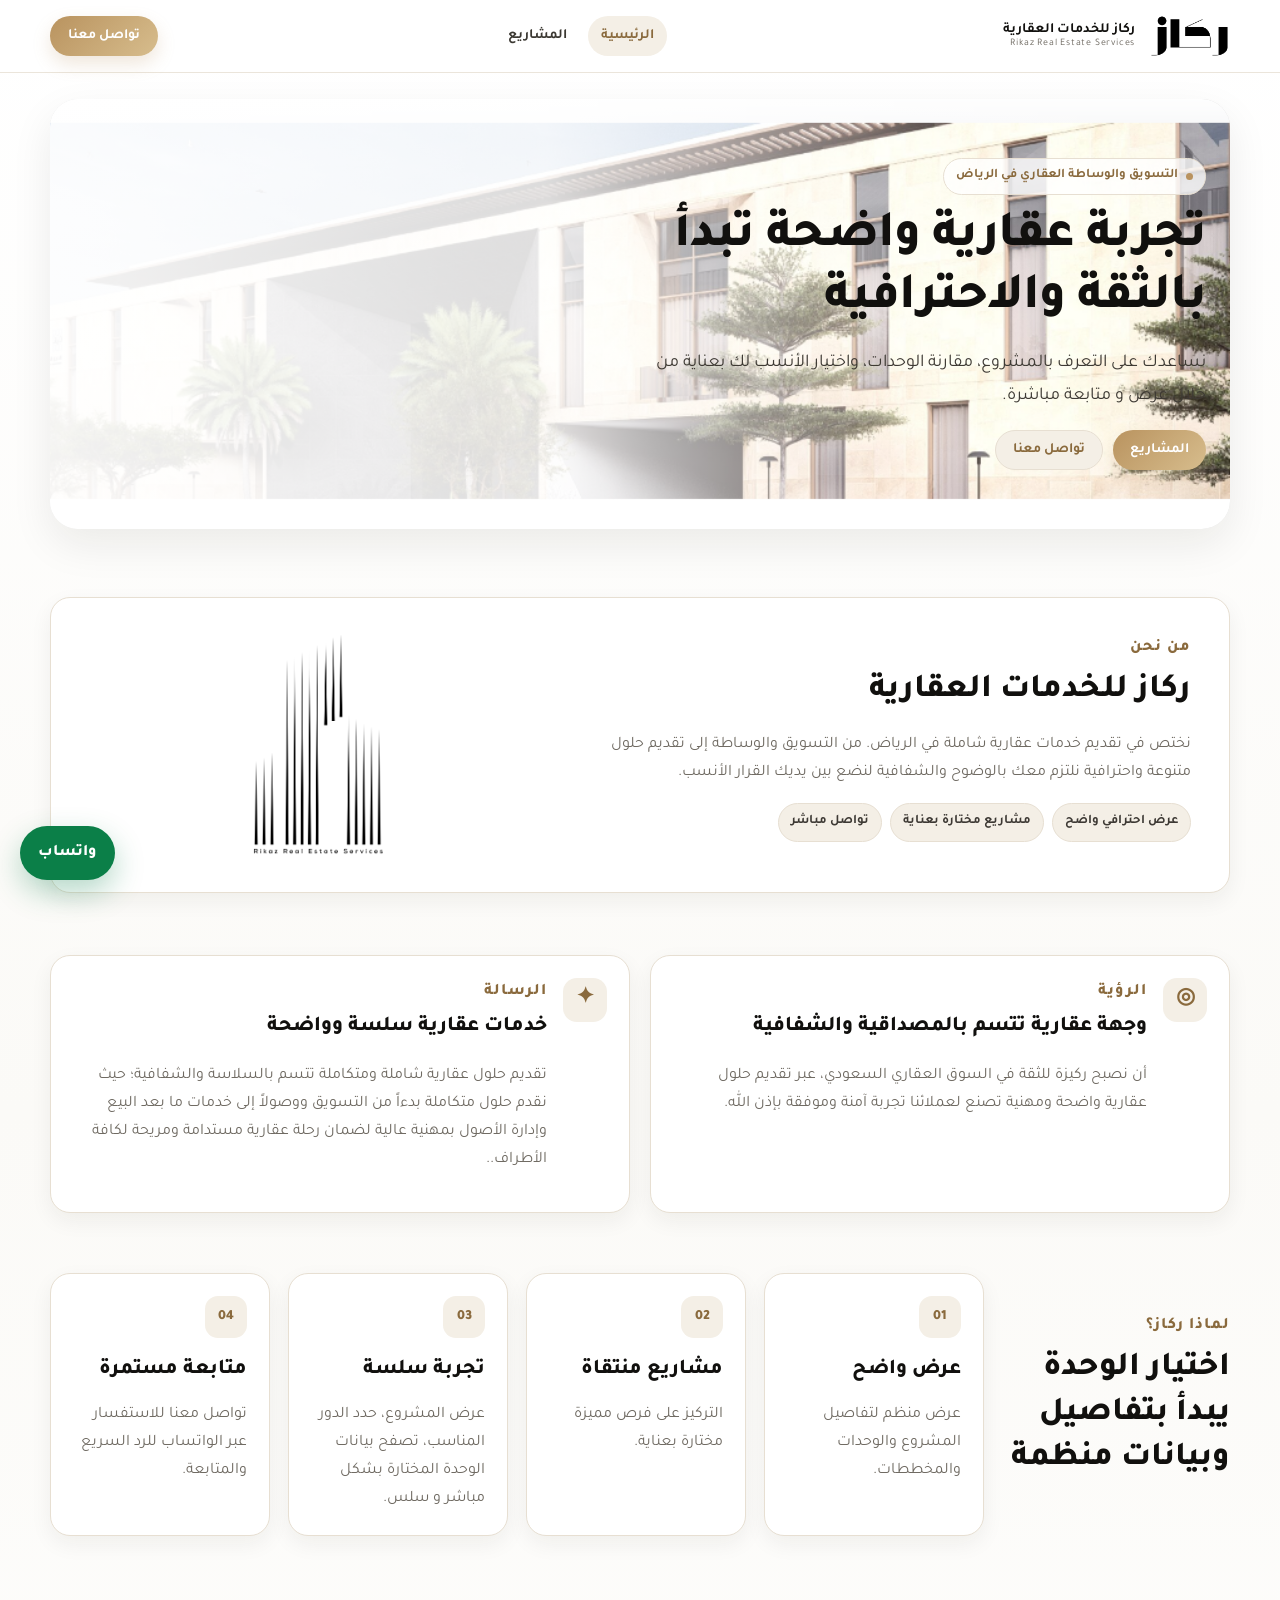
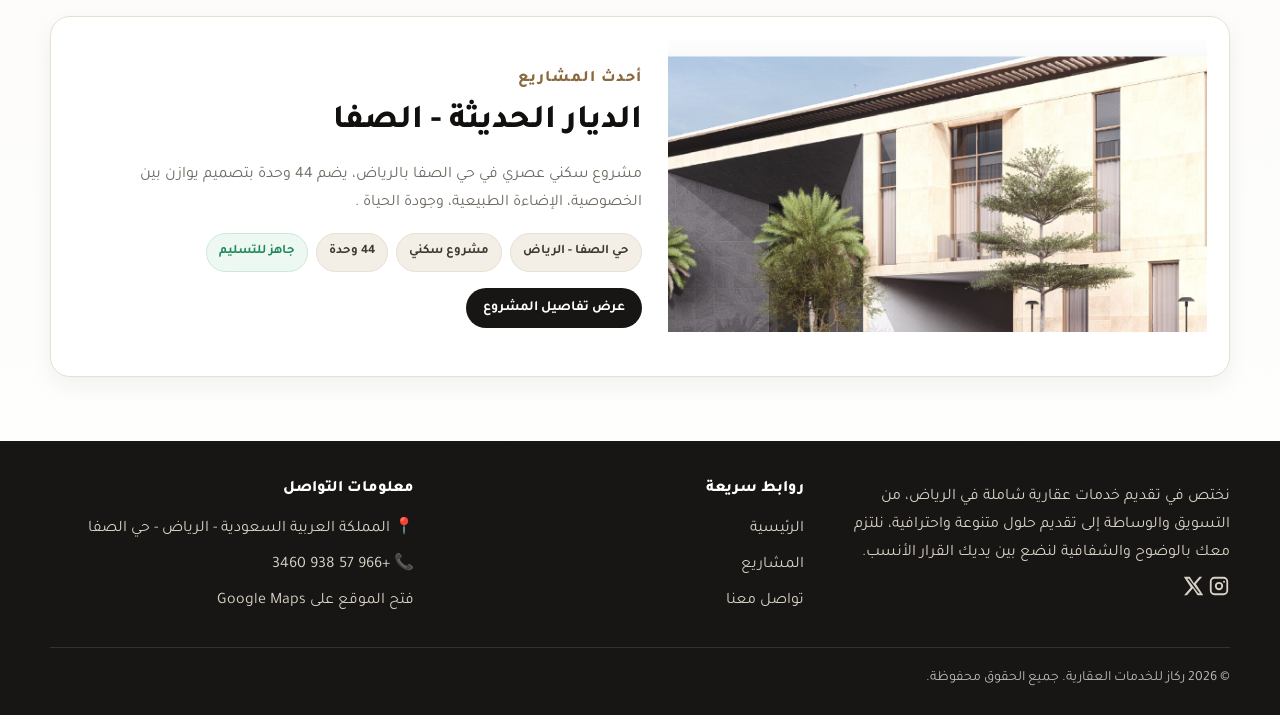
<file: index.html>
<!doctype html>
<html lang="ar" dir="rtl">
<head>
  <meta charset="UTF-8" />
  <meta name="viewport" content="width=device-width, initial-scale=1.0" />
  <meta name="description" content="ركاز للخدمات العقارية - تسويق عقاري احترافي في الرياض" />
  <title>ركاز للخدمات العقارية | الرئيسية</title>
  <link rel="icon" href="assets/images/logo-ar.png" />
  <link rel="preconnect" href="https://fonts.googleapis.com">
  <link rel="preconnect" href="https://fonts.gstatic.com" crossorigin>
  <link href="https://fonts.googleapis.com/css2?family=Tajawal:wght@400;500;700;800&family=Amiri:wght@700&display=swap" rel="stylesheet">
  <link rel="stylesheet" href="assets/css/main.css" />
</head>
<body data-page="home">
  <div id="site-header"></div>
  <main id="app"></main>
  <div id="site-footer"></div>
  <script src="assets/js/data.js"></script>
  <script src="assets/js/components.js"></script>
  <script src="assets/js/home.js"></script>
</body>
</html>
</file>
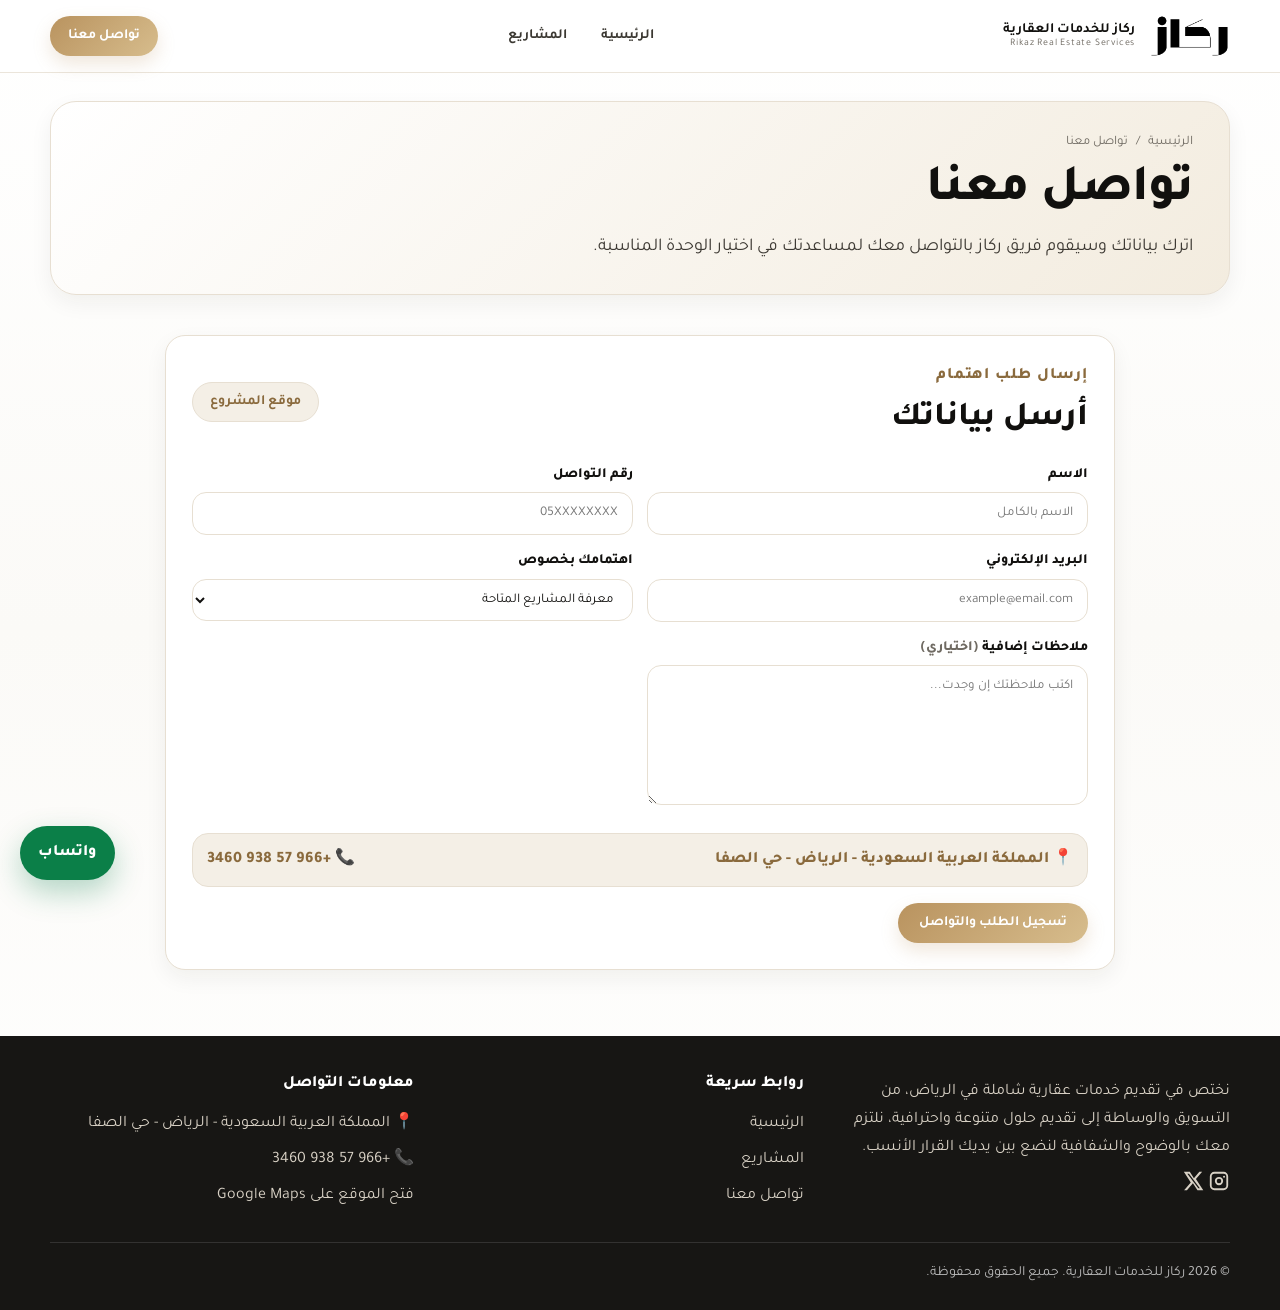
<file: contact.html>
<!doctype html>
<html lang="ar" dir="rtl">
<head>
  <meta charset="UTF-8" />
  <meta name="viewport" content="width=device-width, initial-scale=1.0" />
  <meta name="description" content="ركاز للخدمات العقارية - تسويق عقاري احترافي في الرياض" />
  <title>تواصل معنا | ركاز للخدمات العقارية</title>
  <link rel="icon" href="assets/images/logo-ar.png" />
  <link rel="preconnect" href="https://fonts.googleapis.com">
  <link rel="preconnect" href="https://fonts.gstatic.com" crossorigin>
  <link href="https://fonts.googleapis.com/css2?family=Tajawal:wght@400;500;700;800&family=Amiri:wght@700&display=swap" rel="stylesheet">
  <link rel="stylesheet" href="assets/css/main.css" />
</head>
<body data-page="contact">
  <div id="site-header"></div>
  <main id="app"></main>
  <div id="site-footer"></div>
  <script src="assets/js/data.js"></script>
  <script src="assets/js/components.js"></script>
  <script src="assets/js/crm-config.js"></script>
  <script src="assets/js/contact.js"></script>
</body>
</html>
</file>
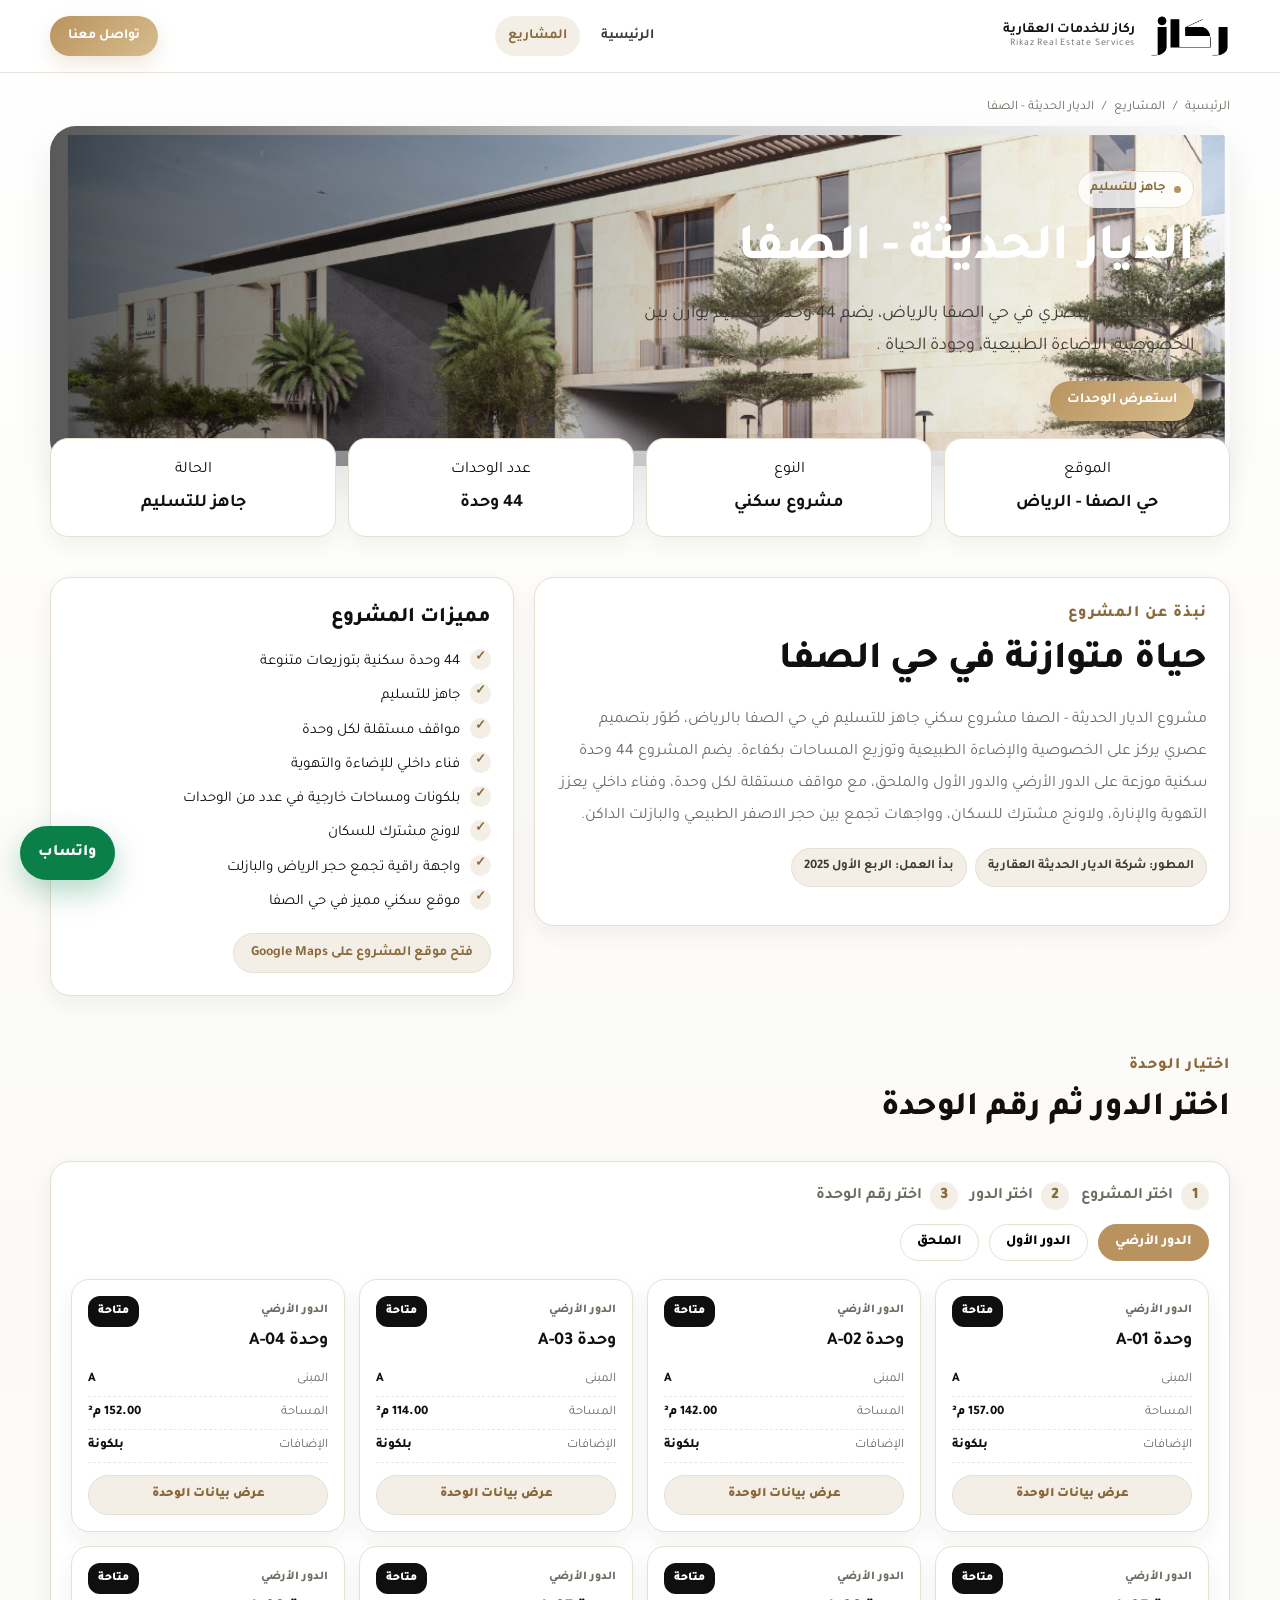
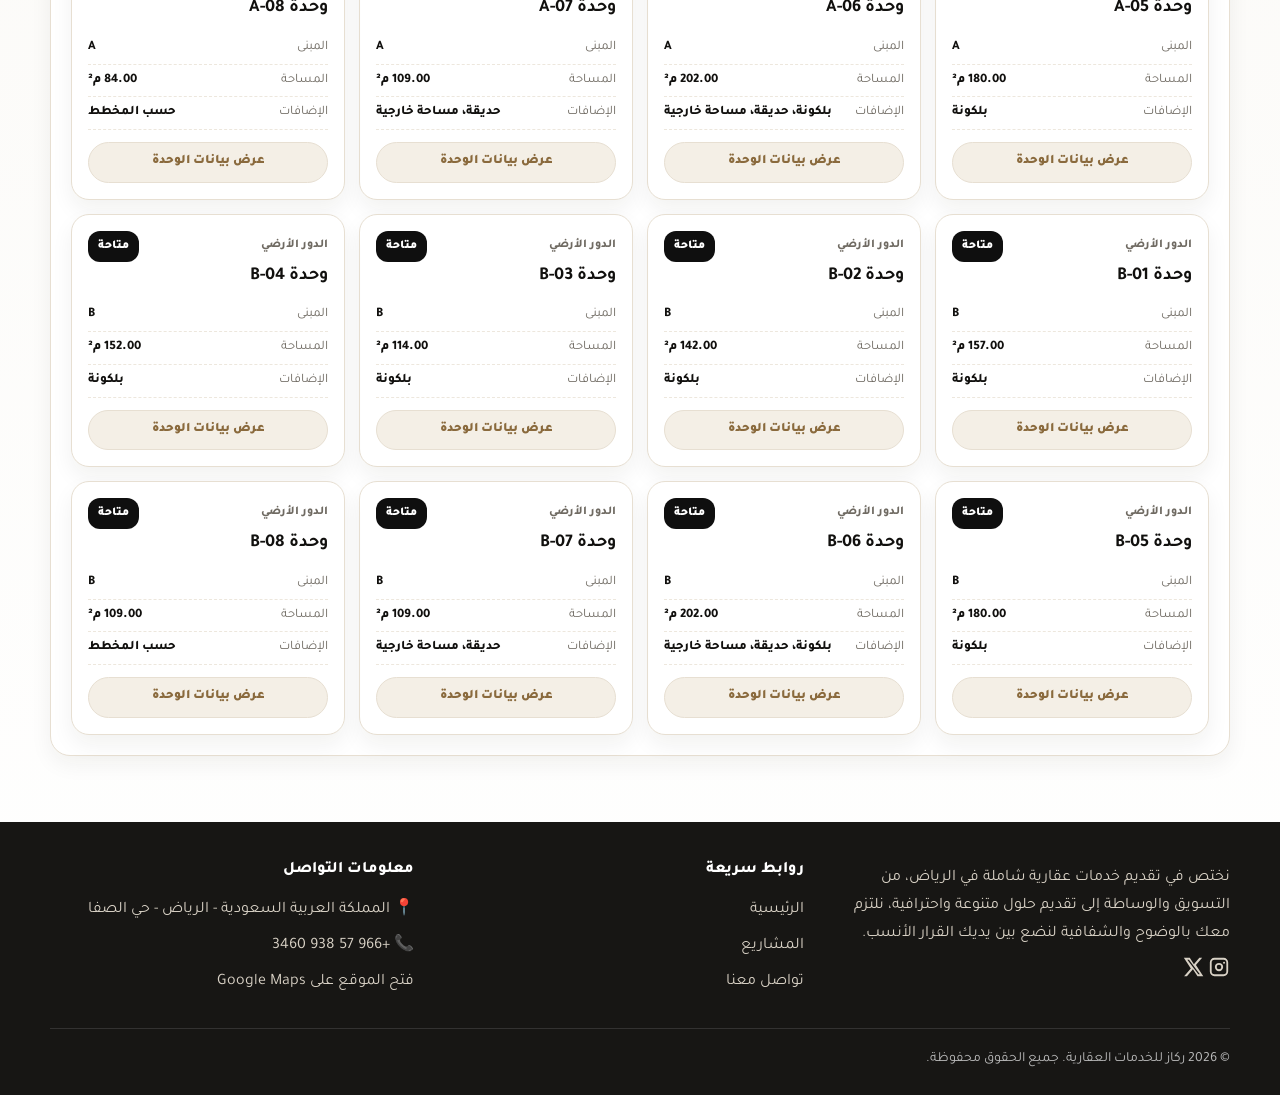
<file: project.html>
<!doctype html>
<html lang="ar" dir="rtl">
<head>
  <meta charset="UTF-8" />
  <meta name="viewport" content="width=device-width, initial-scale=1.0" />
  <meta name="description" content="ركاز للخدمات العقارية - تسويق عقاري احترافي في الرياض" />
  <title>الديار الحديثة - الصفا | تفاصيل المشروع</title>
  <link rel="icon" href="assets/images/logo-ar.png" />
  <link rel="preconnect" href="https://fonts.googleapis.com">
  <link rel="preconnect" href="https://fonts.gstatic.com" crossorigin>
  <link href="https://fonts.googleapis.com/css2?family=Tajawal:wght@400;500;700;800&family=Amiri:wght@700&display=swap" rel="stylesheet">
  <link rel="stylesheet" href="assets/css/main.css" />
</head>
<body data-page="project">
  <div id="site-header"></div>
  <main id="app"></main>
  <div id="site-footer"></div>
  <script src="assets/js/data.js"></script>
  <script src="assets/js/components.js"></script>
  <script src="assets/js/project.js"></script>
</body>
</html>
</file>
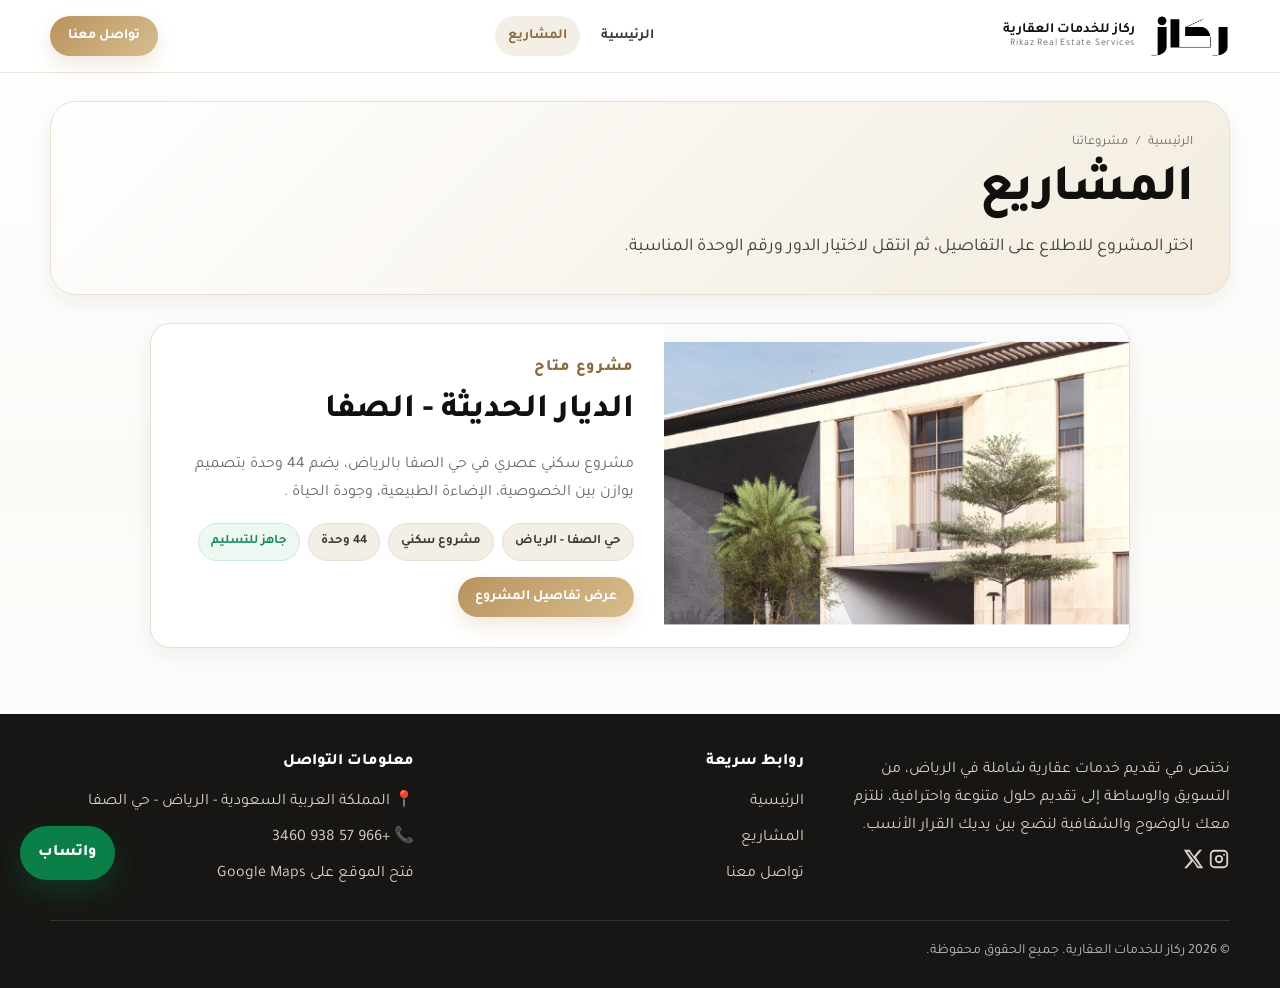
<file: projects.html>
<!doctype html>
<html lang="ar" dir="rtl">
<head>
  <meta charset="UTF-8" />
  <meta name="viewport" content="width=device-width, initial-scale=1.0" />
  <meta name="description" content="ركاز للخدمات العقارية - التسويق والوساطة العقارية في الرياض" />
  <title>المشاريع | ركاز للخدمات العقارية</title>
  <link rel="icon" href="assets/images/logo-ar.png" />
  <link rel="preconnect" href="https://fonts.googleapis.com">
  <link rel="preconnect" href="https://fonts.gstatic.com" crossorigin>
  <link href="https://fonts.googleapis.com/css2?family=Tajawal:wght@400;500;700;800&family=Amiri:wght@700&display=swap" rel="stylesheet">
  <link rel="stylesheet" href="assets/css/main.css" />
</head>
<body data-page="projects">
  <div id="site-header"></div>
  <main id="app"></main>
  <div id="site-footer"></div>
  <script src="assets/js/data.js"></script>
  <script src="assets/js/components.js"></script>
  <script src="assets/js/projects.js"></script>
</body>
</html>
</file>
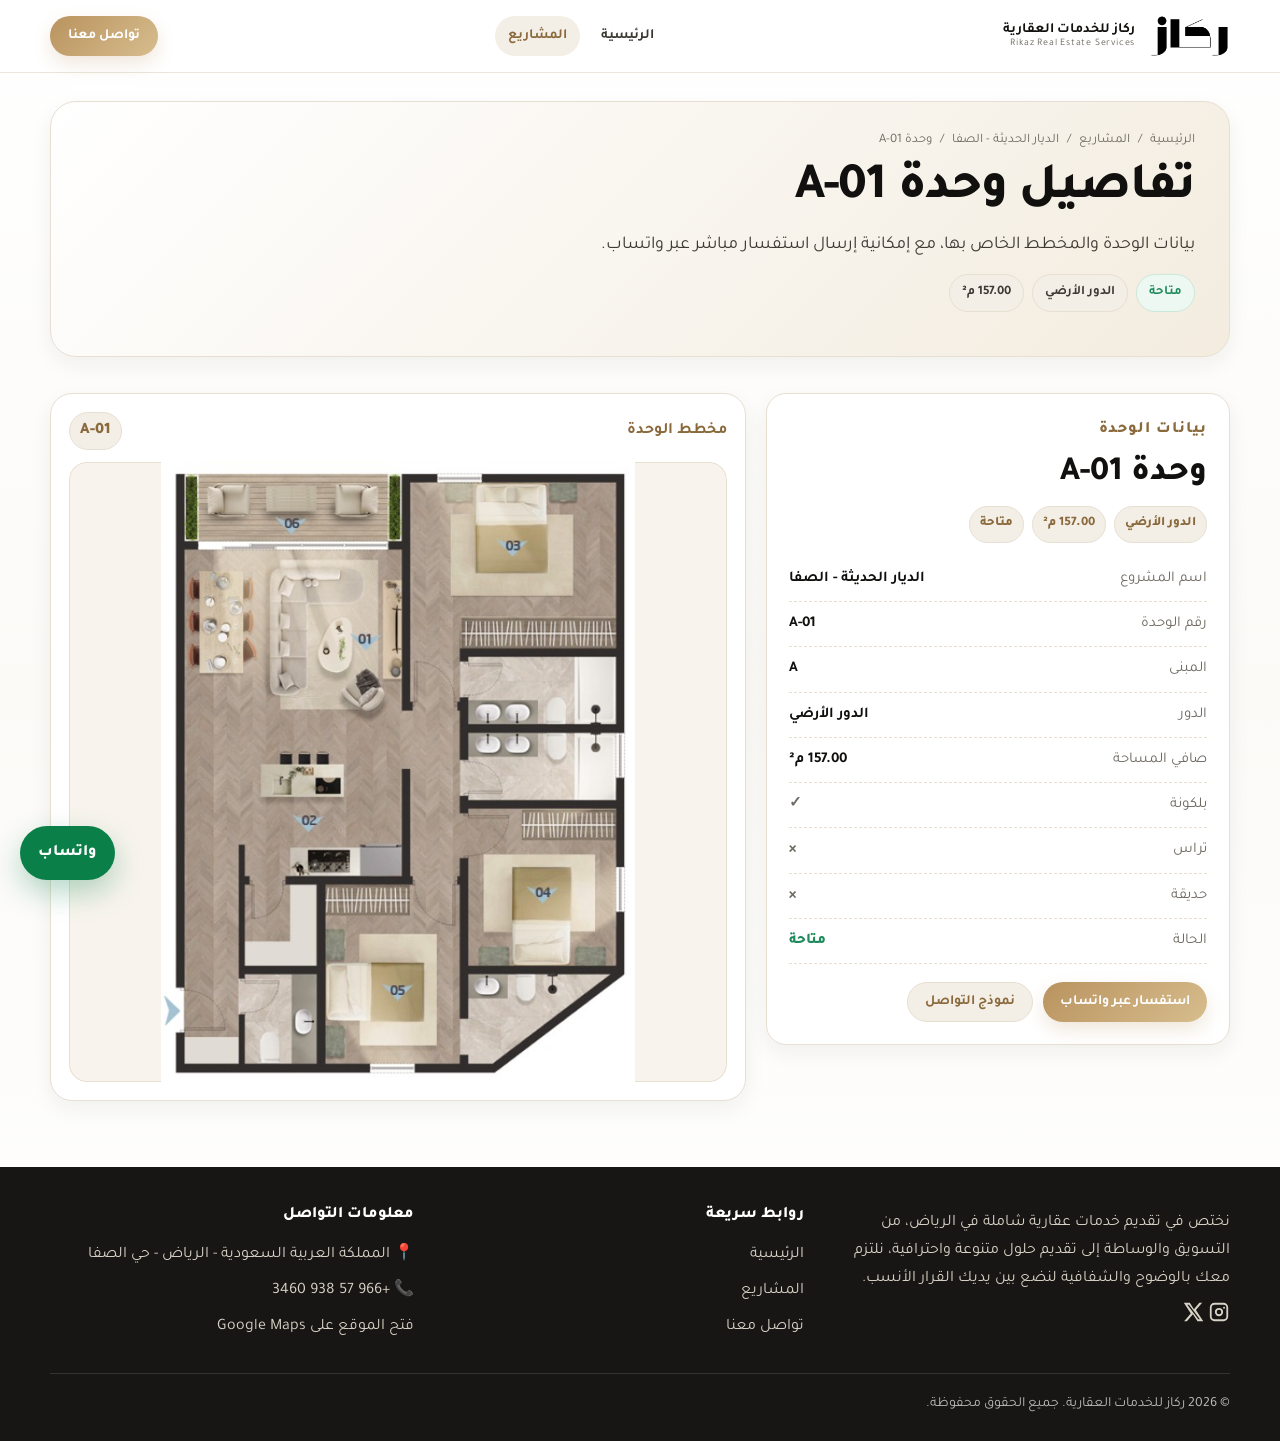
<file: unit.html>
<!doctype html>
<html lang="ar" dir="rtl">
<head>
  <meta charset="UTF-8" />
  <meta name="viewport" content="width=device-width, initial-scale=1.0" />
  <meta name="description" content="ركاز للخدمات العقارية - تسويق عقاري احترافي في الرياض" />
  <title>تفاصيل الوحدة | ركاز للخدمات العقارية</title>
  <link rel="icon" href="assets/images/logo-ar.png" />
  <link rel="preconnect" href="https://fonts.googleapis.com">
  <link rel="preconnect" href="https://fonts.gstatic.com" crossorigin>
  <link href="https://fonts.googleapis.com/css2?family=Tajawal:wght@400;500;700;800&family=Amiri:wght@700&display=swap" rel="stylesheet">
  <link rel="stylesheet" href="assets/css/main.css" />
</head>
<body data-page="unit">
  <div id="site-header"></div>
  <main id="app"></main>
  <div id="site-footer"></div>
  <script src="assets/js/data.js"></script>
  <script src="assets/js/components.js"></script>
  <script src="assets/js/unit.js"></script>
</body>
</html>
</file>
<file: assets/css/main.css>
:root{
  --bg:#fbfaf7;
  --paper:#ffffff;
  --ink:#11100e;
  --muted:#6f6a62;
  --line:#e7dfd2;
  --stone:#b9935f;
  --stone-dark:#8a6a3d;
  --soft:#f4efe6;
  --dark:#171614;
  --success:#1f8a5b;
  --shadow:0 22px 60px rgba(31,26,18,.10);
  --shadow-sm:0 12px 30px rgba(31,26,18,.08);
  --radius:24px;
  --container:1180px;
}
*{box-sizing:border-box}
html{scroll-behavior:smooth}
body{
  margin:0;
  font-family:"Tajawal", Arial, sans-serif;
  background:linear-gradient(180deg,#fff 0%,var(--bg) 45%,#fff 100%);
  color:var(--ink);
  line-height:1.8;
}
a{color:inherit;text-decoration:none}
img{max-width:100%;display:block}
.container{width:min(var(--container),calc(100% - 34px));margin:auto}
.header{position:sticky;top:0;z-index:50;background:rgba(255,255,255,.86);backdrop-filter:blur(14px);border-bottom:1px solid rgba(231,223,210,.8)}
.nav{height:82px;display:flex;align-items:center;justify-content:space-between;gap:18px}
.brand{display:flex;align-items:center;gap:14px;min-width:210px}
.brand img{height:50px;object-fit:contain}
.brand-title{display:flex;flex-direction:column;line-height:1.2}
.brand-title strong{font-size:15px}
.brand-title span{font-size:11px;color:var(--muted);letter-spacing:.08em}
.nav-links{display:flex;align-items:center;gap:8px}
.nav-links a{padding:10px 14px;border-radius:999px;color:#3b3832;font-weight:600;font-size:15px;transition:.2s}
.nav-links a:hover,.nav-links a.active{background:var(--soft);color:var(--stone-dark)}
.nav-actions{display:flex;gap:10px;align-items:center}
.btn{display:inline-flex;align-items:center;justify-content:center;gap:8px;border:0;border-radius:999px;padding:12px 20px;font-weight:700;cursor:pointer;transition:.2s;font-family:inherit;line-height:1.2}
.btn-primary{background:linear-gradient(135deg,var(--stone),#d7bd8d);color:#fff;box-shadow:0 12px 28px rgba(185,147,95,.26)}
.btn-primary:hover{transform:translateY(-2px);box-shadow:0 16px 35px rgba(185,147,95,.34)}
.btn-dark{background:var(--dark);color:#fff}
.btn-dark:hover{background:#000;transform:translateY(-2px)}
.btn-soft{background:var(--soft);color:var(--stone-dark);border:1px solid var(--line)}
.mobile-toggle{display:none;background:transparent;border:0;font-size:30px;cursor:pointer;color:var(--ink)}
.hero{padding:34px 0 70px}
.hero-card{position:relative;min-height:590px;border-radius:34px;overflow:hidden;box-shadow:var(--shadow);background:#ddd}
.hero-card::after{content:"";position:absolute;inset:0;background:linear-gradient(90deg,rgba(255,255,255,.94) 0%,rgba(255,255,255,.82) 34%,rgba(255,255,255,.15) 66%,rgba(255,255,255,0) 100%)}
.hero-card img{width:100%;height:100%;min-height:590px;object-fit:cover}
.hero-content{position:absolute;inset:0;z-index:2;display:flex;align-items:center}
.hero-content .container{display:grid;grid-template-columns:1fr 1fr;align-items:center}
.kicker{display:inline-flex;align-items:center;gap:8px;background:rgba(255,255,255,.78);border:1px solid var(--line);padding:7px 14px;border-radius:999px;color:var(--stone-dark);font-weight:700;font-size:14px;margin-bottom:18px}
.kicker::before{content:"";width:7px;height:7px;background:var(--stone);border-radius:50%}
h1{font-size:clamp(34px,4.8vw,64px);line-height:1.25;margin:0 0 16px;font-weight:800;letter-spacing:-.02em}
h2{font-size:clamp(28px,3.2vw,44px);line-height:1.35;margin:0 0 14px;font-weight:800}
h3{font-size:24px;margin:0 0 12px;font-weight:800}.lead{font-size:20px;color:#3e3a34;margin:0 0 26px;max-width:580px}.muted{color:var(--muted)}
.hero-buttons{display:flex;gap:12px;flex-wrap:wrap}.section{padding:70px 0}.section-sm{padding:42px 0}.section-head{display:flex;align-items:end;justify-content:space-between;gap:20px;margin-bottom:28px}.section-head p{max-width:650px;color:var(--muted);margin:0}.eyebrow{color:var(--stone-dark);font-weight:800;letter-spacing:.06em;margin-bottom:8px}.grid{display:grid;gap:24px}.grid-2{grid-template-columns:repeat(2,1fr)}.grid-3{grid-template-columns:repeat(3,1fr)}.grid-4{grid-template-columns:repeat(4,1fr)}
.card{background:var(--paper);border:1px solid var(--line);border-radius:var(--radius);box-shadow:var(--shadow-sm);padding:26px}.icon-card{position:relative;overflow:hidden}.icon{width:50px;height:50px;border-radius:16px;background:var(--soft);display:flex;align-items:center;justify-content:center;color:var(--stone-dark);font-size:25px;margin-bottom:14px}.about-card{display:grid;grid-template-columns:.9fr 1.1fr;gap:34px;align-items:center}.about-img{border-radius:26px;overflow:hidden;min-height:320px;background:var(--soft)}.about-img img{width:100%;height:100%;object-fit:cover}.statement{min-height:230px}.project-teaser{position:relative;display:grid;grid-template-columns:1.05fr .95fr;overflow:hidden;padding:0}.project-teaser img{height:100%;min-height:380px;object-fit:cover}.project-body{padding:34px}.chips{display:flex;flex-wrap:wrap;gap:10px;margin:18px 0}.chip{display:inline-flex;align-items:center;gap:8px;background:var(--soft);border:1px solid var(--line);border-radius:999px;padding:8px 13px;color:#3d3934;font-weight:700;font-size:14px}.chip.success{background:#eef8f3;color:var(--success);border-color:#cce8da}.footer{margin-top:50px;background:var(--dark);color:#fff;padding:44px 0 28px}.footer-grid{display:grid;grid-template-columns:1.1fr 1fr 1fr;gap:32px}.footer img{height:64px;filter:brightness(0) invert(1);object-fit:contain}.footer p,.footer a{color:#d8d1c5}.footer-title{font-weight:800;margin-bottom:12px}.copyright{border-top:1px solid rgba(255,255,255,.12);margin-top:30px;padding-top:18px;color:#bbb;font-size:14px}.whatsapp-float{position:fixed;left:20px;bottom:20px;z-index:80;background:#0b7f48;color:#fff;border-radius:999px;padding:13px 18px;box-shadow:0 12px 30px rgba(11,127,72,.3);font-weight:800}.page-hero{padding:48px 0 30px}.page-title-card{border-radius:30px;padding:44px;background:linear-gradient(135deg,#fff 0%,#f3ecdf 100%);border:1px solid var(--line);box-shadow:var(--shadow-sm)}.breadcrumb{display:flex;gap:8px;align-items:center;color:var(--muted);font-size:14px;margin-bottom:10px}.project-card{padding:0;overflow:hidden}.project-card-img{height:275px;overflow:hidden}.project-card-img img{width:100%;height:100%;object-fit:cover}.project-card-body{padding:26px}.project-hero{position:relative;border-radius:32px;overflow:hidden;min-height:450px;box-shadow:var(--shadow);background:#ddd}.project-hero img{width:100%;height:450px;object-fit:cover}.project-hero-overlay{position:absolute;inset:0;background:linear-gradient(90deg,rgba(0,0,0,.65),rgba(0,0,0,.20),rgba(0,0,0,0));display:flex;align-items:center;color:#fff}.project-hero-content{max-width:620px;padding:48px}.stats-row{display:grid;grid-template-columns:repeat(4,1fr);gap:18px;margin-top:-42px;position:relative;z-index:3}.stat-card{text-align:center;background:#fff;padding:24px;border-radius:22px;border:1px solid var(--line);box-shadow:var(--shadow-sm)}.stat-card strong{display:block;font-size:22px;margin-top:8px}.details-layout{display:grid;grid-template-columns:1.1fr .9fr;gap:24px;align-items:start}.features-list{display:grid;gap:10px}.features-list li{list-style:none;display:flex;gap:10px;align-items:flex-start}.features-list li::before{content:"✓";display:inline-flex;width:24px;height:24px;border-radius:50%;background:var(--soft);color:var(--stone-dark);align-items:center;justify-content:center;font-weight:900;flex:none}.floor-tabs{display:flex;flex-wrap:wrap;gap:10px;margin-bottom:22px}.floor-tabs button{border:1px solid var(--line);background:#fff;padding:12px 18px;border-radius:999px;font-family:inherit;font-weight:800;cursor:pointer}.floor-tabs button.active{background:var(--stone);color:#fff;border-color:var(--stone)}.units-grid{display:grid;grid-template-columns:repeat(3,1fr);gap:16px}.unit-card{background:#fff;border:1px solid var(--line);border-radius:20px;padding:18px;box-shadow:0 10px 22px rgba(31,26,18,.06);transition:.2s}.unit-card:hover{transform:translateY(-3px);box-shadow:var(--shadow-sm);border-color:#d9c59c}.unit-card-head{display:flex;align-items:center;justify-content:space-between;margin-bottom:10px}.unit-badge{background:var(--dark);color:#fff;border-radius:14px;padding:6px 11px;font-weight:900}.status{color:var(--success);font-weight:800}.unit-meta{display:grid;grid-template-columns:1fr 1fr;gap:8px;color:var(--muted);font-size:14px;margin:12px 0}.stepper{display:flex;align-items:center;gap:12px;flex-wrap:wrap;margin-bottom:22px}.step{display:flex;align-items:center;gap:8px;color:var(--muted);font-weight:700}.step span{width:28px;height:28px;border-radius:50%;background:var(--soft);color:var(--stone-dark);display:flex;align-items:center;justify-content:center;font-weight:900}.unit-layout{display:grid;grid-template-columns:1.1fr .9fr;gap:28px;align-items:start}.plan-card{background:#fff;border:1px solid var(--line);border-radius:26px;padding:18px;box-shadow:var(--shadow-sm)}.plan-card img{width:100%;border-radius:20px;background:#f7f2ea}.spec-table{display:grid;gap:10px}.spec-row{display:flex;justify-content:space-between;gap:18px;padding:13px 0;border-bottom:1px dashed var(--line)}.spec-row span:first-child{color:var(--muted)}.spec-row strong{text-align:left}.contact-layout{display:grid;grid-template-columns:1.1fr .9fr;gap:26px;align-items:start}.form-grid{display:grid;gap:16px}.field label{display:block;font-weight:800;margin-bottom:7px}.field input,.field select,.field textarea{width:100%;border:1px solid var(--line);border-radius:16px;padding:14px 16px;font-family:inherit;background:#fff;color:var(--ink);outline:none;transition:.2s}.field input:focus,.field select:focus,.field textarea:focus{border-color:var(--stone);box-shadow:0 0 0 4px rgba(185,147,95,.14)}.field textarea{min-height:140px;resize:vertical}.map-card{height:210px;border-radius:22px;background:linear-gradient(135deg,#eee8dd,#fff);border:1px solid var(--line);display:flex;align-items:center;justify-content:center;text-align:center;color:var(--stone-dark);font-weight:900;position:relative;overflow:hidden}.map-card::before{content:"";position:absolute;inset:18px;border:1px dashed #d8c7a7;border-radius:18px}.map-pin{font-size:42px}.empty-note{text-align:center;padding:35px;background:#fff;border:1px dashed var(--line);border-radius:18px;color:var(--muted)}
@media (max-width:960px){.mobile-toggle{display:block}.nav-links{position:fixed;top:82px;right:0;left:0;background:#fff;border-bottom:1px solid var(--line);display:none;flex-direction:column;padding:18px}.nav-links.open{display:flex}.brand-title{display:none}.hero-content .container,.about-card,.project-teaser,.details-layout,.unit-layout,.contact-layout,.grid-2,.grid-3,.grid-4{grid-template-columns:1fr}.hero-card,.hero-card img{min-height:640px}.hero-card::after{background:linear-gradient(180deg,rgba(255,255,255,.96) 0%,rgba(255,255,255,.78) 50%,rgba(255,255,255,.15) 100%)}.stats-row{grid-template-columns:repeat(2,1fr);margin-top:18px}.units-grid{grid-template-columns:repeat(2,1fr)}.footer-grid{grid-template-columns:1fr}.section{padding:48px 0}.project-hero-content{padding:30px}.project-hero,.project-hero img{min-height:420px;height:420px}}
@media (max-width:640px){.container{width:min(100% - 24px, var(--container))}.nav{height:76px}.brand img{height:43px}.nav-actions .btn{display:none}.hero{padding-top:18px}.hero-card,.hero-card img{min-height:620px}.stats-row,.units-grid{grid-template-columns:1fr}.section-head{display:block}.card{padding:20px}.page-title-card{padding:28px}.project-hero-content{padding:24px}.whatsapp-float{left:12px;bottom:12px;padding:12px 14px}.unit-meta{grid-template-columns:1fr}}

/* =========================
   Rikaz V2 refinements
   Compact layout + cleaner pages
   ========================= */
:root{
  --shadow:0 16px 42px rgba(31,26,18,.08);
  --shadow-sm:0 8px 22px rgba(31,26,18,.06);
  --radius:20px;
}
body{line-height:1.75;background:linear-gradient(180deg,#fff 0%,#fbfaf7 48%,#fff 100%)}
.container{width:min(var(--container),calc(100% - 48px));}
.nav{height:72px;}
.brand img{height:44px;}
.brand-title strong{font-size:14px}.brand-title span{font-size:10px}
.nav-links a{padding:8px 13px;font-size:14px}.nav-actions .btn{padding:10px 18px}
.btn{padding:10px 17px;font-size:14px;min-height:40px}.btn-primary{box-shadow:0 8px 18px rgba(185,147,95,.22)}
h1{font-size:clamp(32px,4vw,54px);line-height:1.22}h2{font-size:clamp(26px,2.6vw,40px)}h3{font-size:21px}.lead{font-size:18px;line-height:1.8;margin-bottom:18px}
.section{padding:48px 0}.section-sm{padding:32px 0}.section-tight{padding-top:30px;padding-bottom:30px}.card{padding:22px}.chips{gap:8px;margin:14px 0}.chip{padding:7px 12px;font-size:13px}.compact-chips{margin:12px 0 16px}.icon{width:42px;height:42px;border-radius:13px;font-size:18px}.kicker{padding:6px 12px;font-size:13px;margin-bottom:12px}

/* Home */
.hero{padding:26px 0 36px}.compact-hero-card{min-height:430px;border-radius:28px}.compact-hero-card img{min-height:430px}.compact-hero-card::after{background:linear-gradient(90deg,rgba(255,255,255,.94) 0%,rgba(255,255,255,.84) 42%,rgba(255,255,255,.20) 74%,rgba(255,255,255,0) 100%)}.hero-copy{max-width:560px}.hero-buttons{gap:10px}.compact-about{grid-template-columns:1fr 1.15fr;gap:28px;align-items:center}.about-img-wide{min-height:0;border-radius:18px;background:#f5efe7;border:1px solid var(--line);padding:10px}.about-img-wide img{width:100%;height:auto;object-fit:contain;border-radius:14px}.mini-points{display:flex;flex-wrap:wrap;gap:8px;margin-top:14px}.mini-points span{border:1px solid var(--line);background:#fff;border-radius:999px;padding:7px 12px;color:var(--stone-dark);font-weight:800;font-size:13px}.statement{min-height:0}.statement-grid{gap:20px}.refined-statement{display:grid;grid-template-columns:auto 1fr;gap:16px;align-items:start}.statement-icon{width:44px;height:44px;border-radius:14px;background:var(--soft);color:var(--stone-dark);display:flex;align-items:center;justify-content:center;font-size:22px;font-weight:900}.refined-statement .eyebrow{margin-bottom:3px}.refined-statement h3{margin-bottom:6px}.compact-head{align-items:center;margin-bottom:20px}.why-grid{gap:18px}.why-card{min-height:185px}.why-card .icon{font-size:14px;font-weight:900}.compact-project-teaser{grid-template-columns:.95fr 1.05fr}.compact-project-teaser img{min-height:300px}.project-body{padding:26px}

/* Page titles */
.page-hero{padding:28px 0 18px}.page-title-card{padding:36px;border-radius:26px}.page-title-compact{padding:30px 36px}.page-title-compact h1{margin-bottom:8px}.page-title-compact .lead{max-width:680px;margin-bottom:0}.breadcrumb{font-size:13px;margin-bottom:6px}

/* Projects list */
.projects-page-hero{padding-bottom:10px}.projects-list-section{padding-top:18px}.projects-list{display:grid;gap:18px}.project-card-horizontal{display:grid;grid-template-columns:.95fr 1.05fr;align-items:stretch;padding:0;overflow:hidden;max-width:980px;margin:auto}.project-card-horizontal .project-card-img{height:auto;min-height:300px}.project-card-horizontal .project-card-img img{height:100%;object-fit:cover}.project-card-horizontal .project-card-body{padding:30px}.project-card-horizontal h2{margin-bottom:10px}.project-card-horizontal .muted{max-width:560px}

/* Project details */
.project-main-hero{padding-top:24px}.compact-project-hero{min-height:340px;border-radius:26px}.compact-project-hero img{height:340px}.compact-project-hero .project-hero-content{padding:36px;max-width:650px}.compact-stats-row{gap:12px;margin-top:-28px}.compact-stats-row .stat-card{padding:17px 14px;border-radius:18px}.compact-stats-row .stat-card strong{font-size:18px;margin-top:4px}.project-overview-section{padding-top:22px}.compact-details-layout{grid-template-columns:1.2fr .8fr;gap:20px}.project-description-card p{line-height:2}.project-description-card h2{font-size:clamp(28px,3vw,42px)}.compact-features-list{gap:8px;padding:0;margin:12px 0 18px}.compact-features-list li{font-size:15px}.features-list li::before{width:21px;height:21px;font-size:13px}.units-section{padding-top:24px}.units-head{margin-bottom:14px}.units-panel{padding:20px}.compact-stepper{margin-bottom:14px}.compact-floor-tabs{margin-bottom:18px}.compact-floor-tabs button{padding:9px 16px;font-size:14px}.compact-units-grid{grid-template-columns:repeat(4,1fr);gap:14px}.refined-unit-card{padding:16px;border-radius:18px;display:flex;flex-direction:column;gap:12px;min-height:190px}.unit-card-head{align-items:flex-start;margin-bottom:0}.unit-card-head strong{display:block;font-size:18px;margin-top:2px}.unit-label{font-size:12px;color:var(--muted);font-weight:800}.unit-badge{border-radius:12px;padding:5px 10px;font-size:12px;background:#0f0f0f}.compact-unit-meta{display:grid;grid-template-columns:1fr;gap:5px;margin:0;color:var(--muted);font-size:13px}.compact-unit-meta span{display:flex;justify-content:space-between;gap:10px;border-bottom:1px dashed rgba(231,223,210,.75);padding-bottom:4px}.compact-unit-meta strong{color:var(--ink);font-weight:800}.unit-action{margin-top:auto;display:inline-flex;align-items:center;justify-content:center;border-radius:999px;border:1px solid var(--line);background:var(--soft);color:var(--stone-dark);font-weight:900;padding:8px 12px;font-size:13px}.refined-unit-card:hover .unit-action{background:var(--stone);color:#fff;border-color:var(--stone)}

/* Unit details */
.unit-page-hero{padding-bottom:14px}.unit-title-card{padding:28px 34px}.unit-title-card h1{font-size:clamp(34px,4vw,54px)}.unit-details-section{padding-top:22px}.compact-unit-layout{grid-template-columns:.8fr 1.2fr;gap:20px;align-items:start}.unit-spec-card{padding:22px}.unit-spec-card h2{font-size:34px;margin-bottom:8px}.unit-summary-pills{display:flex;flex-wrap:wrap;gap:8px;margin:0 0 14px}.unit-summary-pills span{font-size:13px;font-weight:800;color:var(--stone-dark);background:var(--soft);border:1px solid var(--line);border-radius:999px;padding:6px 10px}.compact-spec-table{gap:0}.compact-spec-table .spec-row{padding:9px 0;font-size:15px}.unit-actions{display:flex;flex-wrap:wrap;gap:10px;margin-top:18px}.unit-plan-card{padding:18px;border-radius:22px}.plan-card-head{display:flex;align-items:center;justify-content:space-between;margin-bottom:12px;color:var(--stone-dark);font-weight:900}.plan-card-head span{background:var(--soft);border:1px solid var(--line);border-radius:999px;padding:4px 10px}.unit-plan-card img{width:100%;max-height:620px;object-fit:contain;border-radius:18px;background:#f8f4ed;box-shadow:inset 0 0 0 1px var(--line)}

/* Contact */
.contact-page-hero{padding-bottom:8px}.contact-single-layout{max-width:950px}.contact-form-card{padding:26px}.form-heading{display:flex;align-items:center;justify-content:space-between;gap:16px;margin-bottom:4px}.form-heading h2{margin-bottom:0}.form-two-cols{display:grid;grid-template-columns:repeat(2,1fr);gap:14px}.form-two-cols .field:last-child{grid-column:auto}.field label{font-size:14px;margin-bottom:5px}.field input,.field select,.field textarea{padding:12px 14px;border-radius:14px}.contact-mini-info{display:flex;flex-wrap:wrap;gap:10px;border:1px solid var(--line);background:var(--soft);border-radius:16px;padding:12px 14px;color:var(--stone-dark);font-weight:800;justify-content:space-between}.contact-form-card button[type="submit"]{justify-self:start;min-width:190px}.contact-layout{grid-template-columns:1fr}.map-card{height:160px}

.footer{margin-top:34px;padding:34px 0 24px}.footer-grid{gap:26px}.footer img{height:56px}.footer p{margin:8px 0}.copyright{margin-top:24px}

@media (max-width:1100px){.compact-units-grid{grid-template-columns:repeat(3,1fr)}}
@media (max-width:960px){.nav{height:72px}.nav-links{top:72px}.compact-about,.compact-project-teaser,.project-card-horizontal,.compact-details-layout,.compact-unit-layout,.form-two-cols{grid-template-columns:1fr}.compact-hero-card,.compact-hero-card img{min-height:560px}.compact-hero-card::after{background:linear-gradient(180deg,rgba(255,255,255,.95) 0%,rgba(255,255,255,.84) 56%,rgba(255,255,255,.25) 100%)}.compact-stats-row{grid-template-columns:repeat(2,1fr);margin-top:14px}.compact-units-grid{grid-template-columns:repeat(2,1fr)}.project-card-horizontal .project-card-img{min-height:240px}.form-heading{display:block}.form-heading .btn{margin-top:12px}.contact-form-card button[type="submit"]{justify-self:stretch}.footer-grid{grid-template-columns:1fr}}
@media (max-width:640px){.container{width:min(100% - 24px, var(--container))}.brand{min-width:auto}.nav-actions .btn{display:inline-flex;padding:9px 13px;font-size:13px}.page-title-compact,.unit-title-card{padding:24px}.compact-units-grid,.compact-stats-row{grid-template-columns:1fr}.refined-statement{grid-template-columns:1fr}.compact-hero-card,.compact-hero-card img{min-height:560px}.card{padding:18px}.hero{padding-bottom:22px}.section,.section-sm{padding:24px 0}.footer{margin-top:24px}.contact-mini-info{display:grid}}
/* Rakayez CRM integration */
.contact-status{font-weight:700;line-height:1.8}
button:disabled{opacity:.65;cursor:not-allowed}
/* Balanced About Logo Size */
.about-card {
  grid-template-columns: 1.15fr .85fr !important;
  align-items: center !important;
  gap: 24px !important;
  padding: 32px 38px !important;
}

.about-logo-box {
  min-height: 230px !important;
  height: 230px !important;
  padding: 0 !important;
  background: transparent !important;
  border: none !important;
  overflow: hidden !important;
  display: flex !important;
  align-items: center !important;
  justify-content: center !important;
}

.about-logo-box img.about-logo-img {
  width: 340px !important;
  max-width: 340px !important;
  height: auto !important;
  max-height: 220px !important;
  object-fit: contain !important;
  transform: none !important;
}
</file>
